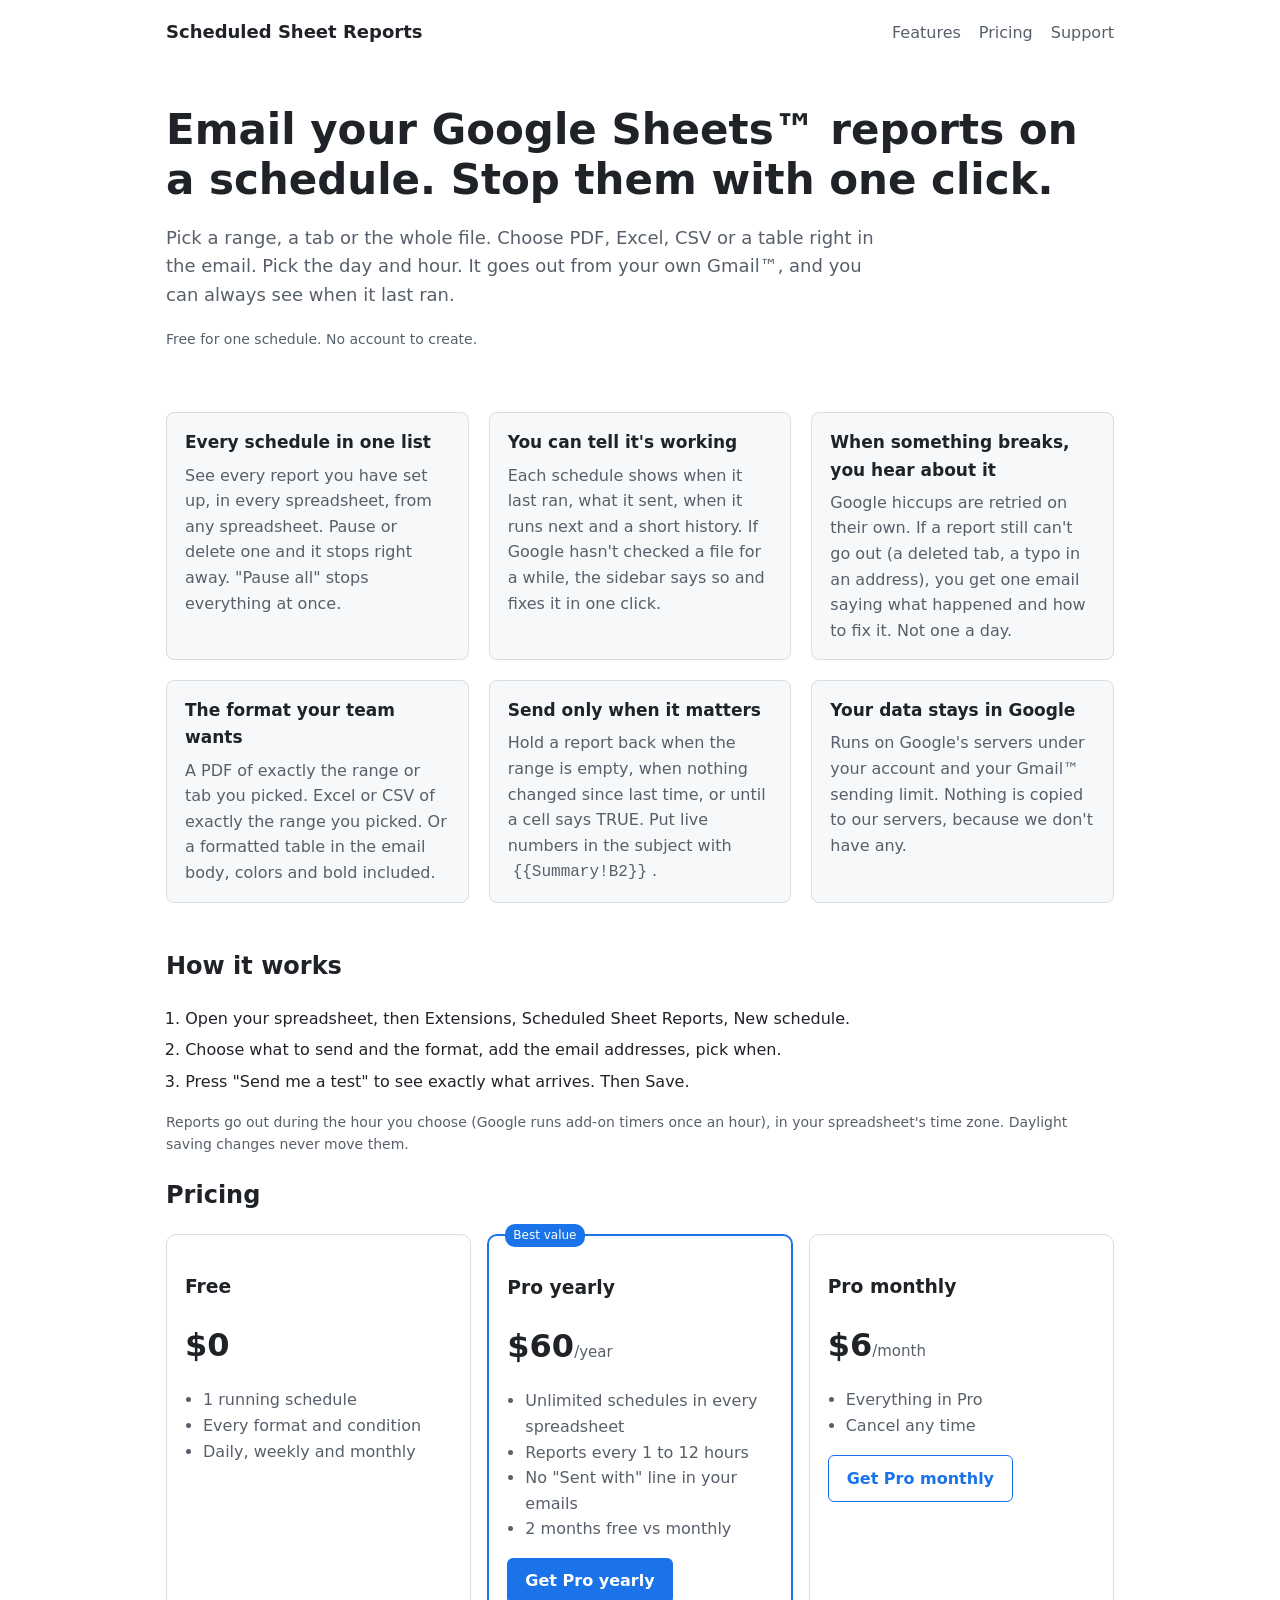
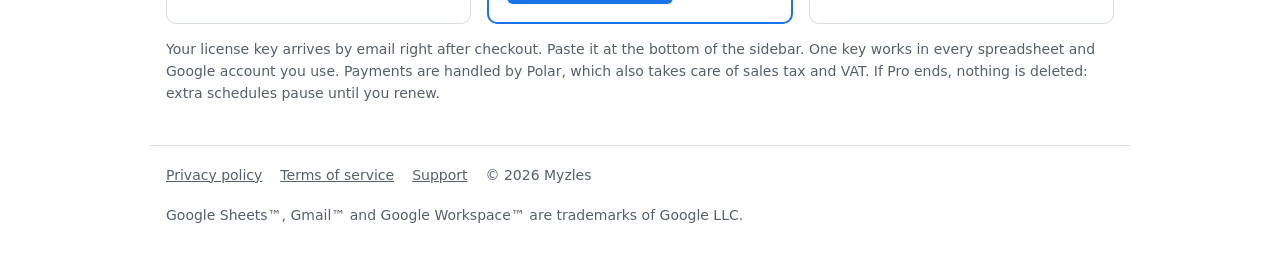
<file: index.html>
<!doctype html>
<html lang="en">
<head>
<meta charset="utf-8">
<meta name="viewport" content="width=device-width, initial-scale=1">
<title>Scheduled Sheet Reports for Google Sheets™</title>
<meta name="description" content="Email a Google Sheets™ range, tab or whole file on a schedule as PDF, Excel, CSV or a table in the email. One list of every schedule, and Pause works instantly.">
<link rel="stylesheet" href="style.css">
</head>
<body>
<header class="wrap top"><a class="brand" href="./">Scheduled Sheet Reports</a><nav><a href="./#features">Features</a><a href="./#pricing">Pricing</a><a href="support.html">Support</a></nav></header>

<section class="wrap hero">
  <h1>Email your Google Sheets™ reports on a schedule. Stop them with one click.</h1>
  <p class="lead">Pick a range, a tab or the whole file. Choose PDF, Excel, CSV or a table right in the email. Pick the day and hour. It goes out from your own Gmail™, and you can always see when it last ran.</p>
  <p><!-- LAUNCH-INSTALL: Marketplace install button goes here after approval (Google: no coming-soon text before OAuth review) --></p>
  <p class="small">Free for one schedule. No account to create.</p>
</section>

<section id="features" class="wrap grid">
  <div><h3>Every schedule in one list</h3><p>See every report you have set up, in every spreadsheet, from any spreadsheet. Pause or delete one and it stops right away. "Pause all" stops everything at once.</p></div>
  <div><h3>You can tell it's working</h3><p>Each schedule shows when it last ran, what it sent, when it runs next and a short history. If Google hasn't checked a file for a while, the sidebar says so and fixes it in one click.</p></div>
  <div><h3>When something breaks, you hear about it</h3><p>Google hiccups are retried on their own. If a report still can't go out (a deleted tab, a typo in an address), you get one email saying what happened and how to fix it. Not one a day.</p></div>
  <div><h3>The format your team wants</h3><p>A PDF of exactly the range or tab you picked. Excel or CSV of exactly the range you picked. Or a formatted table in the email body, colors and bold included.</p></div>
  <div><h3>Send only when it matters</h3><p>Hold a report back when the range is empty, when nothing changed since last time, or until a cell says TRUE. Put live numbers in the subject with <code>{{Summary!B2}}</code>.</p></div>
  <div><h3>Your data stays in Google</h3><p>Runs on Google's servers under your account and your Gmail™ sending limit. Nothing is copied to our servers, because we don't have any.</p></div>
</section>

<section class="wrap">
  <h2>How it works</h2>
  <ol class="steps">
    <li>Open your spreadsheet, then Extensions, Scheduled Sheet Reports, New schedule.</li>
    <li>Choose what to send and the format, add the email addresses, pick when.</li>
    <li>Press "Send me a test" to see exactly what arrives. Then Save.</li>
  </ol>
  <p class="small">Reports go out during the hour you choose (Google runs add-on timers once an hour), in your spreadsheet's time zone. Daylight saving changes never move them.</p>
</section>

<section id="pricing" class="wrap">
  <h2>Pricing</h2>
  <div class="plans">
    <div class="plan"><h3>Free</h3><p class="price">$0</p><ul><li>1 running schedule</li><li>Every format and condition</li><li>Daily, weekly and monthly</li></ul></div>
    <div class="plan best"><span class="tag">Best value</span><h3>Pro yearly</h3><p class="price">$60<span>/year</span></p><ul><li>Unlimited schedules in every spreadsheet</li><li>Reports every 1 to 12 hours</li><li>No "Sent with" line in your emails</li><li>2 months free vs monthly</li></ul><a class="btn" href="https://buy.polar.sh/polar_cl_2FCOJj0OA82YPhj2kNXq5B5Lyd6tLaUT3I5VF2hyjky">Get Pro yearly</a></div>
    <div class="plan"><h3>Pro monthly</h3><p class="price">$6<span>/month</span></p><ul><li>Everything in Pro</li><li>Cancel any time</li></ul><a class="btn ghost" href="https://buy.polar.sh/polar_cl_g5BD1GO6BYs2bRUYo3kjSf56NTwhfmg9c0Htf2Jf3jh">Get Pro monthly</a></div>
  </div>
  <p class="small">Your license key arrives by email right after checkout. Paste it at the bottom of the sidebar. One key works in every spreadsheet and Google account you use. Payments are handled by Polar, which also takes care of sales tax and VAT. If Pro ends, nothing is deleted: extra schedules pause until you renew.</p>
</section>

<footer class="wrap foot"><a href="privacy.html">Privacy policy</a><a href="terms.html">Terms of service</a><a href="support.html">Support</a><span>&copy; 2026 Myzles</span><span class="small">Google Sheets™, Gmail™ and Google Workspace™ are trademarks of Google LLC.</span></footer>
</body>
</html>
</file>
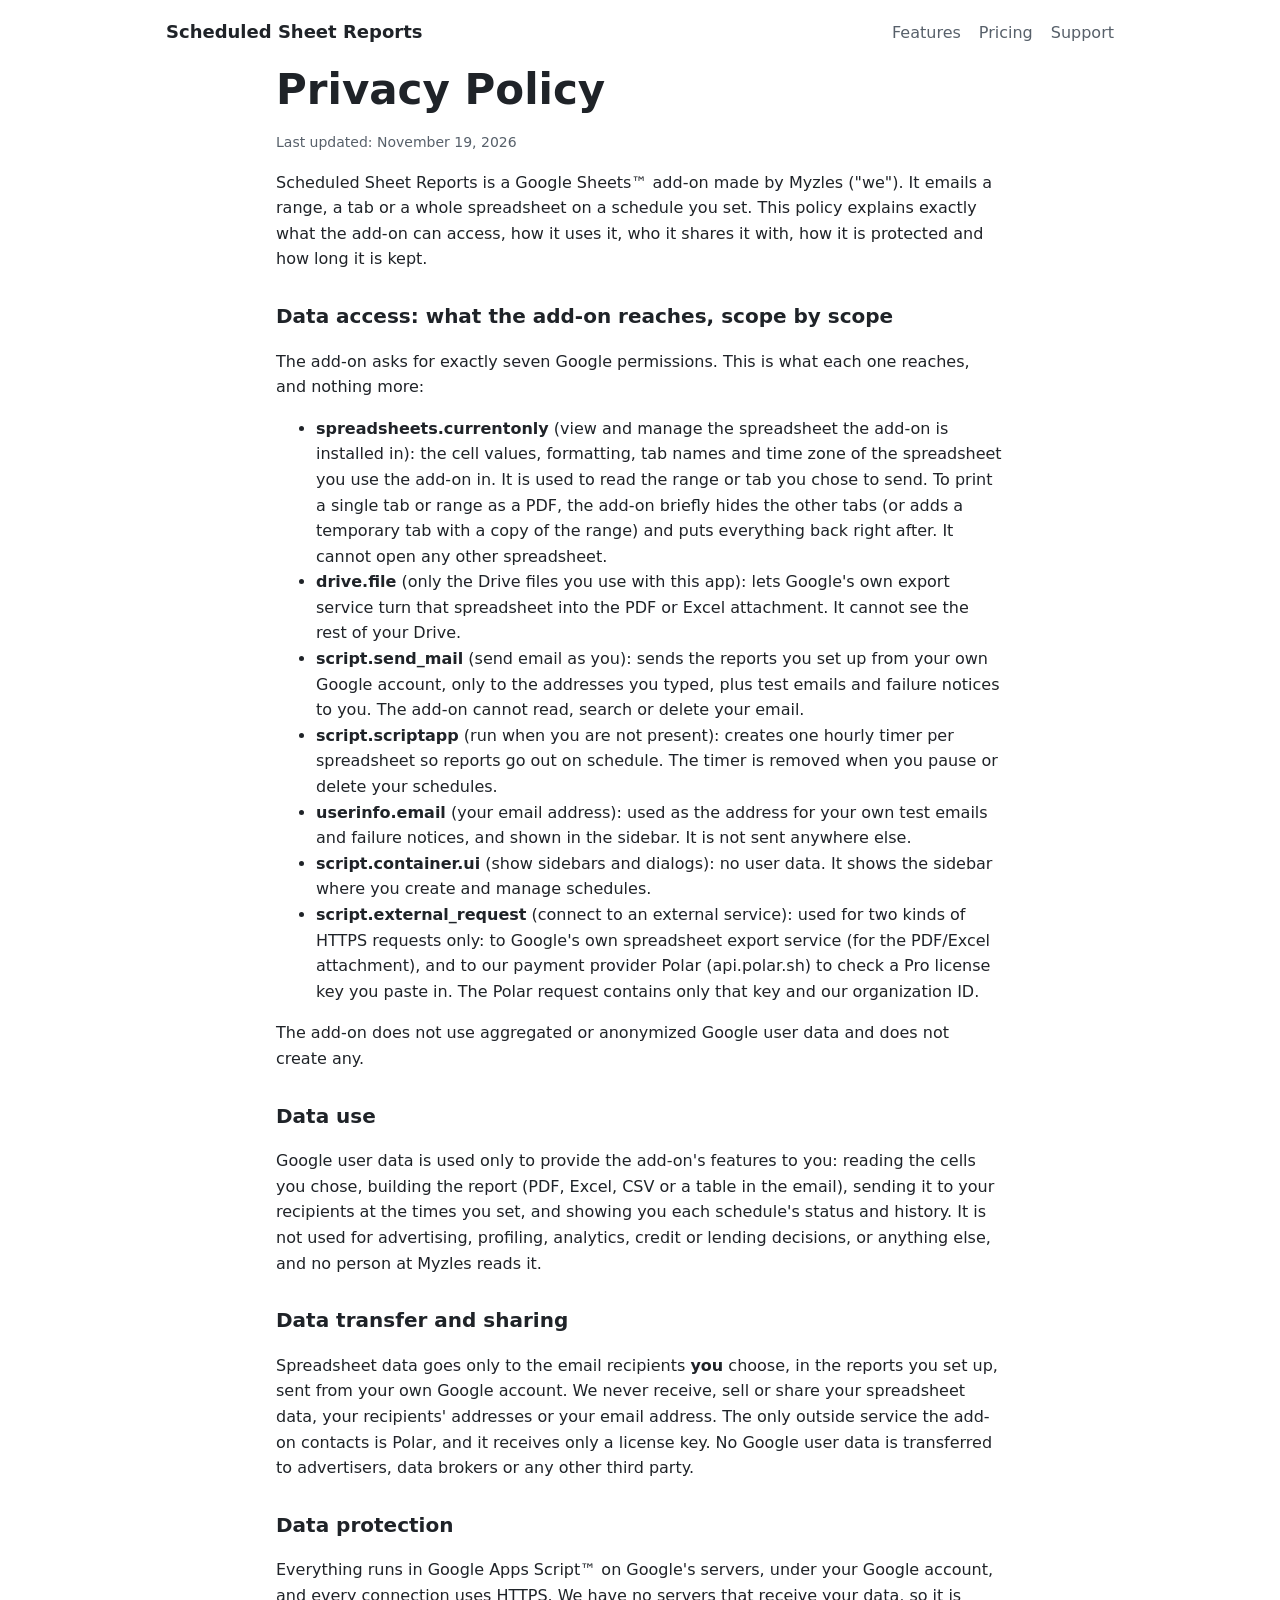
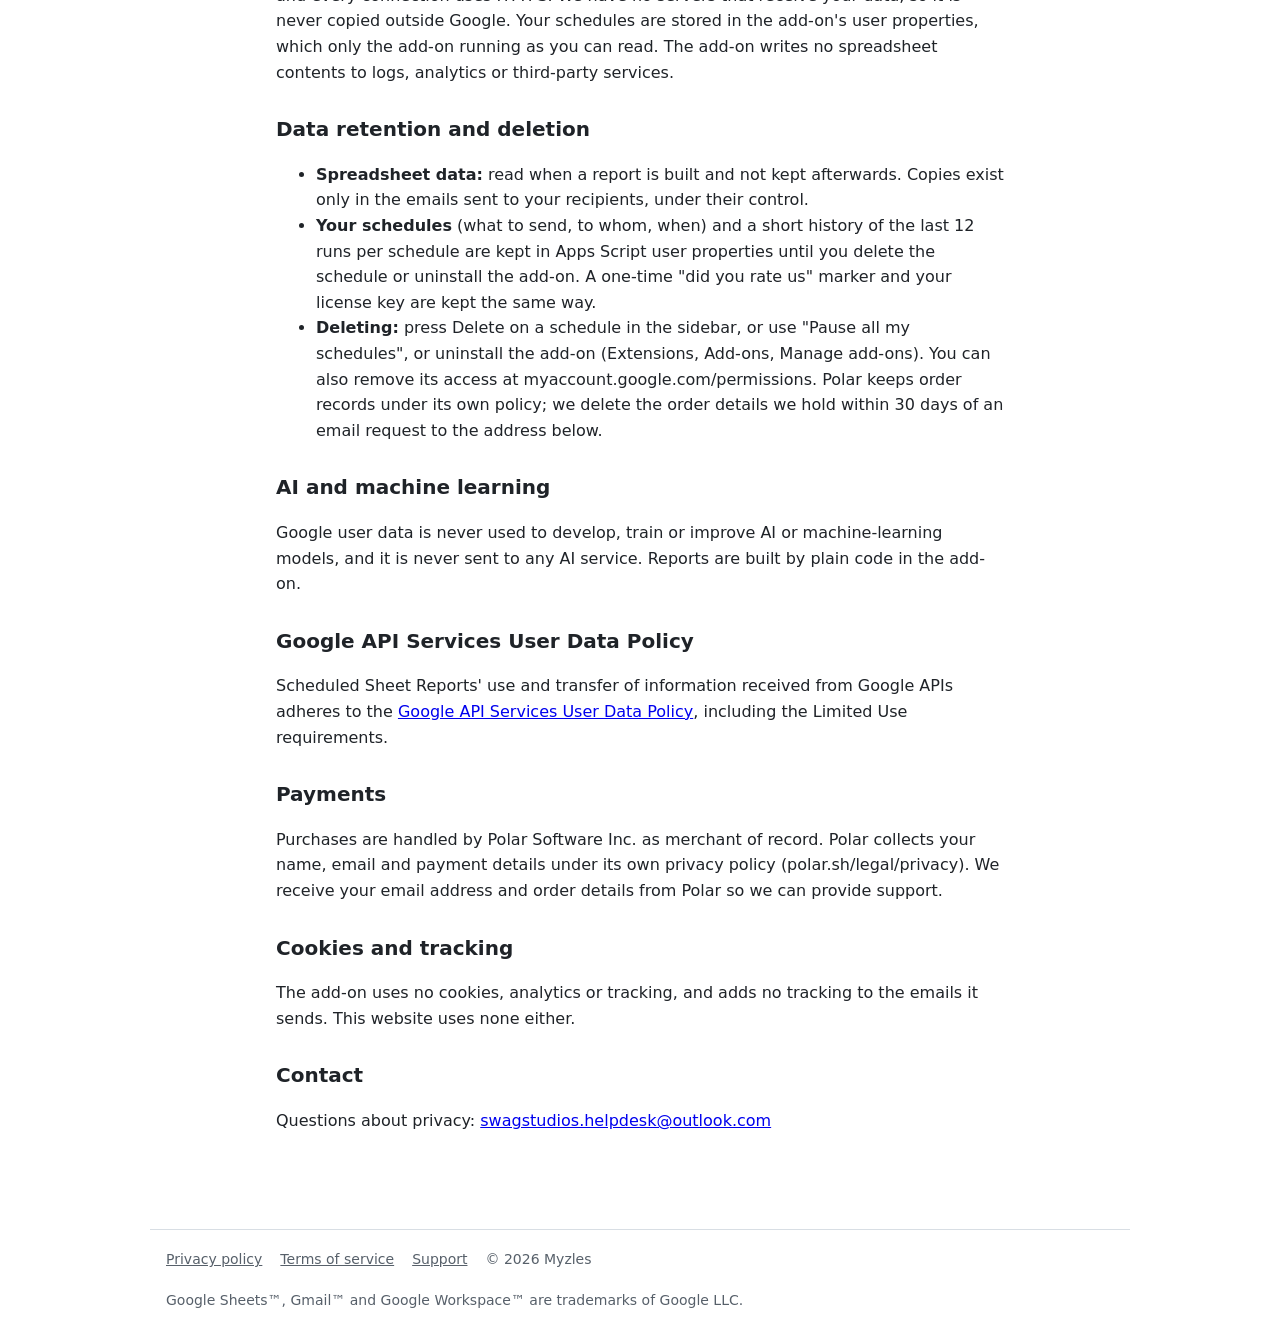
<file: privacy.html>
<!doctype html>
<html lang="en">
<head>
<meta charset="utf-8">
<meta name="viewport" content="width=device-width, initial-scale=1">
<title>Privacy Policy - Scheduled Sheet Reports</title>
<link rel="stylesheet" href="style.css">
</head>
<body>
<header class="wrap top"><a class="brand" href="./">Scheduled Sheet Reports</a><nav><a href="./#features">Features</a><a href="./#pricing">Pricing</a><a href="support.html">Support</a></nav></header>
<main class="wrap doc">
<h1>Privacy Policy</h1>
<p class="small">Last updated: November 19, 2026</p>
<p>Scheduled Sheet Reports is a Google Sheets™ add-on made by Myzles ("we"). It emails a range, a tab or a whole spreadsheet on a schedule you set. This policy explains exactly what the add-on can access, how it uses it, who it shares it with, how it is protected and how long it is kept.</p>

<h2>Data access: what the add-on reaches, scope by scope</h2>
<p>The add-on asks for exactly seven Google permissions. This is what each one reaches, and nothing more:</p>
<ul>
<li><b>spreadsheets.currentonly</b> (view and manage the spreadsheet the add-on is installed in): the cell values, formatting, tab names and time zone of the spreadsheet you use the add-on in. It is used to read the range or tab you chose to send. To print a single tab or range as a PDF, the add-on briefly hides the other tabs (or adds a temporary tab with a copy of the range) and puts everything back right after. It cannot open any other spreadsheet.</li>
<li><b>drive.file</b> (only the Drive files you use with this app): lets Google's own export service turn that spreadsheet into the PDF or Excel attachment. It cannot see the rest of your Drive.</li>
<li><b>script.send_mail</b> (send email as you): sends the reports you set up from your own Google account, only to the addresses you typed, plus test emails and failure notices to you. The add-on cannot read, search or delete your email.</li>
<li><b>script.scriptapp</b> (run when you are not present): creates one hourly timer per spreadsheet so reports go out on schedule. The timer is removed when you pause or delete your schedules.</li>
<li><b>userinfo.email</b> (your email address): used as the address for your own test emails and failure notices, and shown in the sidebar. It is not sent anywhere else.</li>
<li><b>script.container.ui</b> (show sidebars and dialogs): no user data. It shows the sidebar where you create and manage schedules.</li>
<li><b>script.external_request</b> (connect to an external service): used for two kinds of HTTPS requests only: to Google's own spreadsheet export service (for the PDF/Excel attachment), and to our payment provider Polar (api.polar.sh) to check a Pro license key you paste in. The Polar request contains only that key and our organization ID.</li>
</ul>
<p>The add-on does not use aggregated or anonymized Google user data and does not create any.</p>

<h2>Data use</h2>
<p>Google user data is used only to provide the add-on's features to you: reading the cells you chose, building the report (PDF, Excel, CSV or a table in the email), sending it to your recipients at the times you set, and showing you each schedule's status and history. It is not used for advertising, profiling, analytics, credit or lending decisions, or anything else, and no person at Myzles reads it.</p>

<h2>Data transfer and sharing</h2>
<p>Spreadsheet data goes only to the email recipients <b>you</b> choose, in the reports you set up, sent from your own Google account. We never receive, sell or share your spreadsheet data, your recipients' addresses or your email address. The only outside service the add-on contacts is Polar, and it receives only a license key. No Google user data is transferred to advertisers, data brokers or any other third party.</p>

<h2>Data protection</h2>
<p>Everything runs in Google Apps Script™ on Google's servers, under your Google account, and every connection uses HTTPS. We have no servers that receive your data, so it is never copied outside Google. Your schedules are stored in the add-on's user properties, which only the add-on running as you can read. The add-on writes no spreadsheet contents to logs, analytics or third-party services.</p>

<h2>Data retention and deletion</h2>
<ul>
<li><b>Spreadsheet data:</b> read when a report is built and not kept afterwards. Copies exist only in the emails sent to your recipients, under their control.</li>
<li><b>Your schedules</b> (what to send, to whom, when) and a short history of the last 12 runs per schedule are kept in Apps Script user properties until you delete the schedule or uninstall the add-on. A one-time "did you rate us" marker and your license key are kept the same way.</li>
<li><b>Deleting:</b> press Delete on a schedule in the sidebar, or use "Pause all my schedules", or uninstall the add-on (Extensions, Add-ons, Manage add-ons). You can also remove its access at myaccount.google.com/permissions. Polar keeps order records under its own policy; we delete the order details we hold within 30 days of an email request to the address below.</li>
</ul>

<h2>AI and machine learning</h2>
<p>Google user data is never used to develop, train or improve AI or machine-learning models, and it is never sent to any AI service. Reports are built by plain code in the add-on.</p>

<h2>Google API Services User Data Policy</h2>
<p>Scheduled Sheet Reports' use and transfer of information received from Google APIs adheres to the <a href="https://developers.google.com/terms/api-services-user-data-policy">Google API Services User Data Policy</a>, including the Limited Use requirements.</p>

<h2>Payments</h2>
<p>Purchases are handled by Polar Software Inc. as merchant of record. Polar collects your name, email and payment details under its own privacy policy (polar.sh/legal/privacy). We receive your email address and order details from Polar so we can provide support.</p>

<h2>Cookies and tracking</h2>
<p>The add-on uses no cookies, analytics or tracking, and adds no tracking to the emails it sends. This website uses none either.</p>

<h2>Contact</h2>
<p>Questions about privacy: <a href="mailto:swagstudios.helpdesk@outlook.com">swagstudios.helpdesk@outlook.com</a></p>
</main>
<footer class="wrap foot"><a href="privacy.html">Privacy policy</a><a href="terms.html">Terms of service</a><a href="support.html">Support</a><span>&copy; 2026 Myzles</span><span class="small">Google Sheets™, Gmail™ and Google Workspace™ are trademarks of Google LLC.</span></footer>
</body>
</html>
</file>
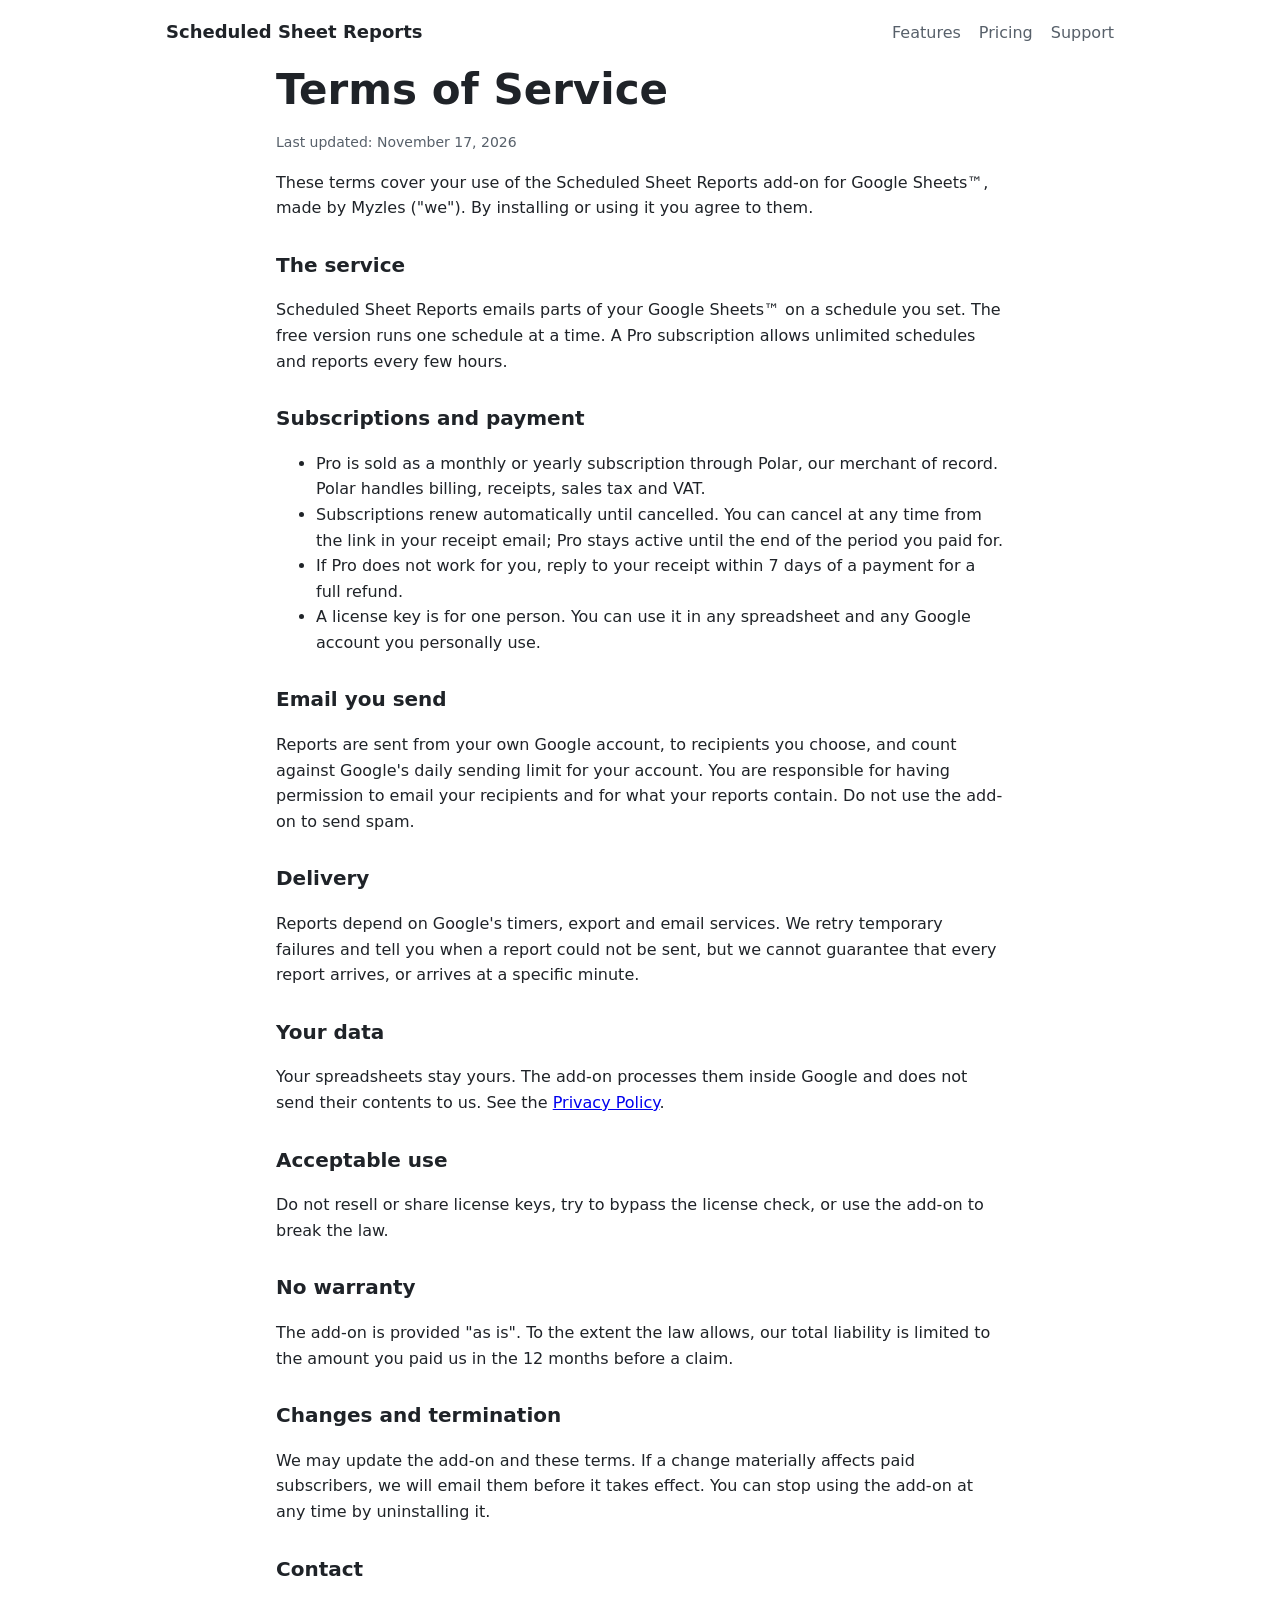
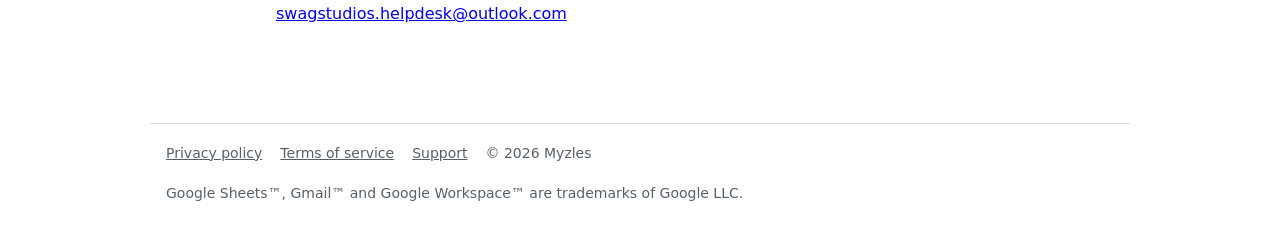
<file: terms.html>
<!doctype html>
<html lang="en">
<head>
<meta charset="utf-8">
<meta name="viewport" content="width=device-width, initial-scale=1">
<title>Terms of Service - Scheduled Sheet Reports</title>
<link rel="stylesheet" href="style.css">
</head>
<body>
<header class="wrap top"><a class="brand" href="./">Scheduled Sheet Reports</a><nav><a href="./#features">Features</a><a href="./#pricing">Pricing</a><a href="support.html">Support</a></nav></header>
<main class="wrap doc">
<h1>Terms of Service</h1>
<p class="small">Last updated: November 17, 2026</p>
<p>These terms cover your use of the Scheduled Sheet Reports add-on for Google Sheets™, made by Myzles ("we"). By installing or using it you agree to them.</p>
<h2>The service</h2>
<p>Scheduled Sheet Reports emails parts of your Google Sheets™ on a schedule you set. The free version runs one schedule at a time. A Pro subscription allows unlimited schedules and reports every few hours.</p>
<h2>Subscriptions and payment</h2>
<ul>
<li>Pro is sold as a monthly or yearly subscription through Polar, our merchant of record. Polar handles billing, receipts, sales tax and VAT.</li>
<li>Subscriptions renew automatically until cancelled. You can cancel at any time from the link in your receipt email; Pro stays active until the end of the period you paid for.</li>
<li>If Pro does not work for you, reply to your receipt within 7 days of a payment for a full refund.</li>
<li>A license key is for one person. You can use it in any spreadsheet and any Google account you personally use.</li>
</ul>
<h2>Email you send</h2>
<p>Reports are sent from your own Google account, to recipients you choose, and count against Google's daily sending limit for your account. You are responsible for having permission to email your recipients and for what your reports contain. Do not use the add-on to send spam.</p>
<h2>Delivery</h2>
<p>Reports depend on Google's timers, export and email services. We retry temporary failures and tell you when a report could not be sent, but we cannot guarantee that every report arrives, or arrives at a specific minute.</p>
<h2>Your data</h2>
<p>Your spreadsheets stay yours. The add-on processes them inside Google and does not send their contents to us. See the <a href="privacy.html">Privacy Policy</a>.</p>
<h2>Acceptable use</h2>
<p>Do not resell or share license keys, try to bypass the license check, or use the add-on to break the law.</p>
<h2>No warranty</h2>
<p>The add-on is provided "as is". To the extent the law allows, our total liability is limited to the amount you paid us in the 12 months before a claim.</p>
<h2>Changes and termination</h2>
<p>We may update the add-on and these terms. If a change materially affects paid subscribers, we will email them before it takes effect. You can stop using the add-on at any time by uninstalling it.</p>
<h2>Contact</h2>
<p><a href="mailto:swagstudios.helpdesk@outlook.com">swagstudios.helpdesk@outlook.com</a></p>
</main>
<footer class="wrap foot"><a href="privacy.html">Privacy policy</a><a href="terms.html">Terms of service</a><a href="support.html">Support</a><span>&copy; 2026 Myzles</span><span class="small">Google Sheets™, Gmail™ and Google Workspace™ are trademarks of Google LLC.</span></footer>
</body>
</html>
</file>
<file: style.css>
:root { --ink: #1f2328; --muted: #57606a; --line: #d8dee4; --accent: #1a73e8; --bg: #ffffff; --soft: #f6f8fa; }
@media (prefers-color-scheme: dark) { :root { --ink: #e6edf3; --muted: #9aa4af; --line: #30363d; --accent: #6ea8fe; --bg: #0d1117; --soft: #161b22; } }
* { box-sizing: border-box; }
body { margin: 0; font: 16px/1.6 system-ui, -apple-system, "Segoe UI", Roboto, Arial, sans-serif; color: var(--ink); background: var(--bg); }
.wrap { max-width: 980px; margin: 0 auto; padding: 0 16px; }
.top { display: flex; justify-content: space-between; align-items: center; padding-top: 18px; padding-bottom: 18px; flex-wrap: wrap; gap: 8px; }
.brand { font-weight: 700; color: var(--ink); text-decoration: none; font-size: 18px; }
nav a { margin-left: 18px; color: var(--muted); text-decoration: none; }
.hero { padding: 40px 16px 24px; }
h1 { font-size: clamp(28px, 5vw, 42px); line-height: 1.2; margin: 0 0 16px; }
.lead { font-size: 18px; color: var(--muted); max-width: 720px; }
.btn { display: inline-block; background: var(--accent); color: #fff; padding: 10px 18px; border-radius: 6px; text-decoration: none; font-weight: 600; }
.btn.ghost { background: transparent; color: var(--accent); border: 1px solid var(--accent); }
.small { color: var(--muted); font-size: 14px; }
.grid { display: grid; grid-template-columns: repeat(auto-fit, minmax(260px, 1fr)); gap: 20px; padding-top: 24px; padding-bottom: 24px; }
.grid div { background: var(--soft); border: 1px solid var(--line); border-radius: 8px; padding: 16px 18px; }
.grid h3 { margin: 0 0 6px; font-size: 17px; }
.grid p { margin: 0; color: var(--muted); }
.plans { display: grid; grid-template-columns: repeat(auto-fit, minmax(240px, 1fr)); gap: 16px; }
.plan { border: 1px solid var(--line); border-radius: 10px; padding: 18px; position: relative; }
.plan.best { border: 2px solid var(--accent); }
.tag { position: absolute; top: -12px; left: 16px; background: var(--accent); color: #fff; font-size: 12px; padding: 2px 8px; border-radius: 10px; }
.price { font-size: 32px; font-weight: 700; margin: 4px 0; }
.price span { font-size: 15px; color: var(--muted); font-weight: 400; }
.plan ul { padding-left: 18px; color: var(--muted); }
.foot { border-top: 1px solid var(--line); margin-top: 40px; padding-top: 18px; padding-bottom: 30px; display: flex; gap: 18px; flex-wrap: wrap; color: var(--muted); font-size: 14px; }
.foot a { color: var(--muted); }
.doc { max-width: 760px; padding-bottom: 40px; }
.doc h2 { margin-top: 28px; font-size: 20px; }
code { background: var(--soft); padding: 1px 5px; border-radius: 4px; }

.steps{line-height:1.7;padding-left:1.2em}
.steps li{margin:4px 0}
</file>
